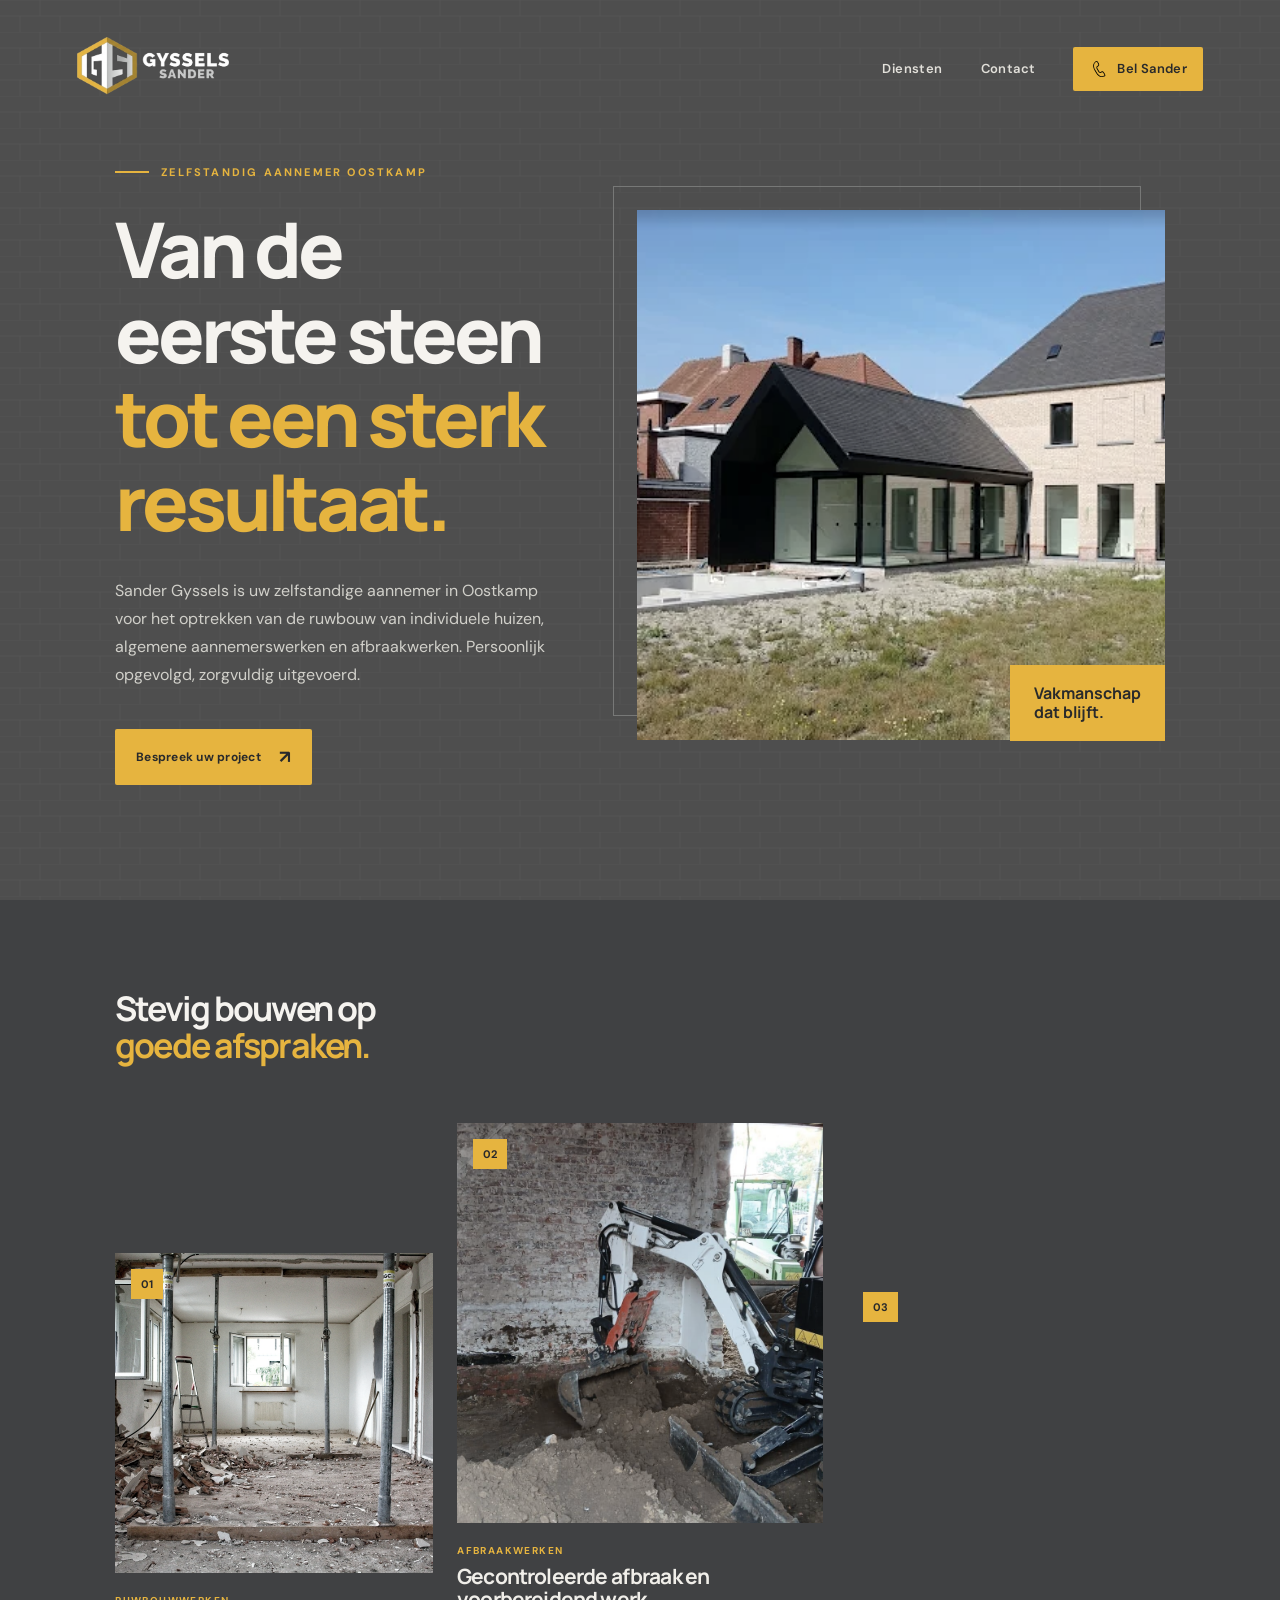
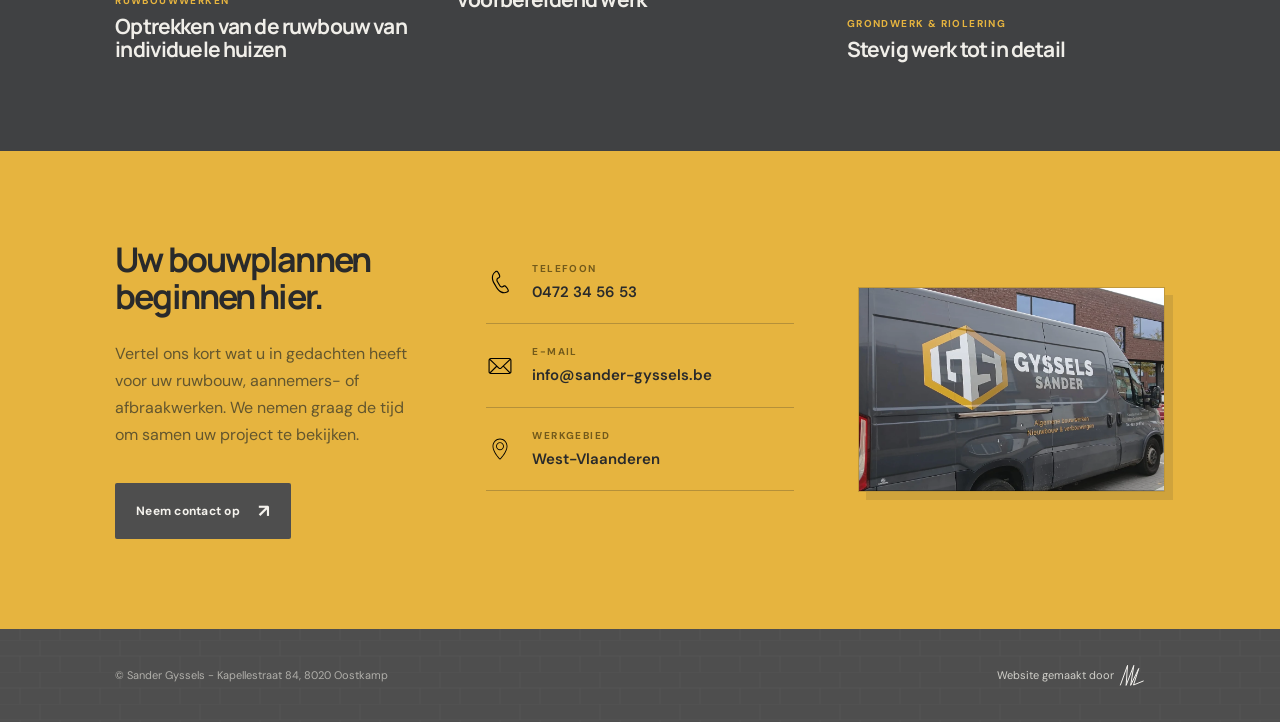
<file: index.html>
<!doctype html>
<html lang="nl">
  <head>
    <meta charset="UTF-8" />
    <meta name="viewport" content="width=device-width, initial-scale=1.0" />
    <meta name="theme-color" content="#4b4c4d" />
    <title>Sander Gyssels — Ruwbouw, Aannemers- & Afbraakwerken</title>

    <meta name="description" content="Sander Gyssels is een zelfstandige aannemer in Oostkamp gespecialiseerd in de ruwbouw van individuele huizen, algemene aannemerswerken en afbraakwerken." />
    <meta name="robots" content="index, follow">

    <link rel="canonical" href="https://www.sander-gyssels.be/">
    <link rel="stylesheet" href="assets/styles.css">

    <!-- Open Graph -->
    <meta property="og:type" content="website">
    <meta property="og:title" content="Sander Gyssels | Ruwbouw, Aannemers- & Afbraakwerken">
    <meta property="og:description" content="Sander Gyssels voor het optrekken van ruwbouw van individuele huizen, aannemers- en afbraakwerken in Oostkamp en omgeving.">
    <meta property="og:url" content="https://www.sander-gyssels.be/">
    <meta property="og:image" content="https://www.sander-gyssels.be/assets/img/og-image.jpg">
    <meta property="og:locale" content="nl_BE">

    <!-- Favicon -->
    <link rel="icon" type="image/png" href="assets/favicon/favicon-96x96.png" sizes="96x96" />
    <link rel="icon" type="image/svg+xml" href="assets/favicon/favicon.svg" />
    <link rel="shortcut icon" href="assets/favicon/favicon.ico" />
    <link rel="apple-touch-icon" sizes="180x180" href="assets/favicon/apple-touch-icon.png" />
    <meta name="apple-mobile-web-app-title" content="Sander Gyssels" />
    <link rel="manifest" href="assets/favicon/site.webmanifest" />

    <!-- Structured Data for Local Business SEO -->
    <script type="application/ld+json">
    {
      "@context": "https://schema.org",
      "@type": "GeneralContractor",
      "name": "Sander Gyssels",
      "image": "https://www.sander-gyssels.be/assets/img/og-image.jpg",
      "url": "https://www.sander-gyssels.be/",
      "telephone": "+32472345653",
      "email": "info@sander-gyssels.be",
      "address": {
        "@type": "PostalAddress",
        "streetAddress": "Kapellestraat 84",
        "addressLocality": "Oostkamp",
        "postalCode": "8020",
        "addressCountry": "BE"
      },
      "areaServed": "West-Vlaanderen",
      "description": "Zelfstandige aannemer in Oostkamp gespecialiseerd in ruwbouw van individuele huizen, aannemerswerken en afbraakwerken."
    }
    </script>
  </head>
  <body>
    <div class="site-shell" id="top">
      <header class="site-header">
        <a class="brand" href="#top" aria-label="Sander Gyssels - Ga naar homepage">
          <img src="assets/img/logo-sander-gyssels.png" alt="Sander Gyssels Logo" width="154" height="76" />
        </a>
        <button class="menu-toggle" type="button" aria-label="Menu openen" aria-expanded="false" aria-controls="site-navigation">
          <span></span><span></span><span></span>
        </button>
        <nav class="main-nav" id="site-navigation" aria-label="Hoofdnavigatie">
          <a href="#realisaties">Diensten</a>
          <a href="#contact">Contact</a>
          <a class="nav-cta" href="tel:+32472345653">
            <svg viewBox="0 0 100 100" xmlns="http://www.w3.org/2000/svg" aria-hidden="true" style="width: 1.25rem; height: 1.25rem;">
              <path d="m37.508 13.82c0.13281-0.074218 0.097657-0.12109 0.5625 0.097657 0.46484 0.21875 1.2031 0.79297 1.9258 1.5781 1.4453 1.582 2.8984 3.9805 3.6523 5.5625 0.023437 0.050781 0.050781 0.097656 0.078124 0.14453 2.1328 3.6719 3.0508 6.4805 3.0781 8.2461 0.03125 1.7617-0.44141 2.5234-1.9375 3.3828l-3.875 2.2305c-2.5195 1.4492-3.707 4.0508-4.0039 6.4727-0.29688 2.4258 0.14453 4.7812 1.2227 6.6445l9.543 16.449c1.0859 1.8594 2.918 3.418 5.1797 4.375 2.2578 0.95703 5.1172 1.2305 7.6328-0.21875l3.8789-2.2188c1.4961-0.85938 2.3906-0.88281 3.9141 0.023438 1.5273 0.90625 3.5039 3.0938 5.6367 6.7656 0.03125 0.054687 0.058594 0.097656 0.09375 0.15234 0.99609 1.4375 2.3555 3.8867 3.0117 5.9258 0.32422 1.0156 0.45313 1.9336 0.41406 2.4492-0.046875 0.50781-0.058594 0.44922-0.19141 0.53125l-2.9375 1.6875c-7.3906 3.2109-14.156 2.4883-20.211-0.65625-6.0703-3.1484-11.352-8.8477-15.023-15.535-0.011719-0.011718-0.019532-0.03125-0.03125-0.039062l-8.043-13.871c-0.007813-0.019531-0.019531-0.027344-0.023437-0.046875-3.9805-6.5078-6.3164-13.906-6.0273-20.707 0.29297-6.793 3.0586-12.988 9.5547-17.75zm2.3555-3.6875c-1.2734-0.59375-3.0273-0.76953-4.4609 0.058594l-3.1094 1.7891c-0.070313 0.039062-0.13281 0.082031-0.19922 0.12109-7.4883 5.4805-10.938 13.109-11.273 20.973-0.33984 7.8594 2.2891 15.973 6.625 23.062l8.0039 13.789c0.003906 0 0.011719 0 0.011719 0.003907l0.011718 0.035156c4.0078 7.2617 9.75 13.559 16.75 17.199 7.0117 3.6406 15.367 4.4805 23.883 0.76953 0.074219-0.027344 0.14453-0.0625 0.21484-0.097656l3.1133-1.7891c1.4336-0.82812 2.1602-2.4141 2.2773-3.8047 0.12109-1.3984-0.16406-2.7422-0.59375-4.0781-0.84375-2.6406-2.3008-5.1875-3.5117-6.9531-2.2969-3.9375-4.5039-6.6797-7.0625-8.2031-2.5781-1.5352-5.6719-1.5117-8.1953-0.0625l-3.8789 2.2227c-1.1445 0.65625-2.4727 0.58594-3.875-0.003907-1.4062-0.59375-2.6992-1.7891-3.1875-2.6211l-9.543-16.449c-0.48047-0.83203-0.87109-2.5469-0.69141-4.0469 0.18359-1.5078 0.78906-2.6836 1.9297-3.3438l3.8672-2.2227c2.5273-1.4492 4.0977-4.0977 4.0508-7.0898-0.050781-2.9727-1.3359-6.2578-3.6289-10.223-0.92969-1.9141-2.4141-4.4453-4.2773-6.4766-0.94531-1.0469-1.9805-1.9648-3.25-2.5586z"/>
            </svg>
            <span>Bel Sander</span>
          </a>
        </nav>
      </header>

      <main>
        <!-- Hero -->
        <section class="hero">
          <div class="hero-copy fade-in-on-scroll">
            <p class="eyebrow"><span></span> Zelfstandig aannemer Oostkamp</p>
            <h1>Van de eerste steen<br /><em>tot een sterk resultaat.</em></h1>
            <p class="hero-text">Sander Gyssels is uw zelfstandige aannemer in Oostkamp voor het optrekken van de ruwbouw van individuele huizen, algemene aannemerswerken en afbraakwerken. Persoonlijk opgevolgd, zorgvuldig uitgevoerd.</p>
            <div class="hero-actions">
              <a class="button button-gold" href="tel:+32472345653">Bespreek uw project <span class="arrow" aria-hidden="true">↗</span></a>
            </div>
          </div>
          <div class="hero-visual fade-in-on-scroll">
            <img src="assets/img/hero-realisatie.png" alt="Ruwbouw van een individuele woning door Sander Gyssels" fetchpriority="high" decoding="async" width="800" height="530" />
            <div class="visual-label"><strong>Vakmanschap<br />dat blijft.</strong></div>
          </div>
        </section>
        <!-- End hero -->

        <!-- Realisations / Expertise -->
        <section class="projects-section" id="realisaties">
          <div class="projects-heading">
            <div>
              <h2>Stevig bouwen op<br /><em>goede afspraken.</em></h2>
            </div>
          </div>
          <div class="project-grid">
            <article class="project-card fade-in-on-scroll">
              <div class="project-image"><img src="assets/img/projects-01.jpg" alt="Optrekken van de ruwbouw van huizen" loading="lazy" decoding="async" width="400" height="320" /><span>01</span></div>
              <p>Ruwbouwwerken</p><h3>Optrekken van de ruwbouw van individuele huizen</h3>
            </article>
            <article class="project-card project-card-featured fade-in-on-scroll">
              <div class="project-image"><img src="assets/img/projects-02.jpg" alt="Afbraakwerken en voorbereidende werken" loading="lazy" decoding="async" width="400" height="400" /><span>02</span></div>
              <p>Afbraakwerken</p><h3>Gecontroleerde afbraak en voorbereidend werk</h3>
            </article>
            <article class="project-card fade-in-on-scroll">
              <div class="project-image"><img src="assets/img/projects-03.jpg" alt="Grondwerk en riolering" loading="lazy" decoding="async" width="400" height="320" /><span>03</span></div>
              <p>Grondwerk & Riolering</p><h3>Stevig werk tot in detail</h3>
            </article>
          </div>
        </section>
        <!-- End realisations -->

        <!-- Contact -->
        <section class="contact-section" id="contact">
          <div class="contact-intro fade-in-on-scroll">
            <h2>Uw bouwplannen<br /><em>beginnen hier.</em></h2>
            <p>
              Vertel ons kort wat u in gedachten heeft voor uw ruwbouw,
              aannemers- of afbraakwerken. We nemen graag de tijd om
              samen uw project te bekijken.
            </p>
            <a class="button button-dark" href="tel:+32472345653">
              Neem contact op <span class="arrow" aria-hidden="true">↗</span>
            </a>
          </div>

          <div class="contact-details fade-in-on-scroll">
            <a href="tel:+32472345653">
              <svg viewBox="0 0 100 100" xmlns="http://www.w3.org/2000/svg" aria-hidden="true" style="width: 1.75rem; height: 1.75rem;">
               <path d="m37.508 13.82c0.13281-0.074218 0.097657-0.12109 0.5625 0.097657 0.46484 0.21875 1.2031 0.79297 1.9258 1.5781 1.4453 1.582 2.8984 3.9805 3.6523 5.5625 0.023437 0.050781 0.050781 0.097656 0.078124 0.14453 2.1328 3.6719 3.0508 6.4805 3.0781 8.2461 0.03125 1.7617-0.44141 2.5234-1.9375 3.3828l-3.875 2.2305c-2.5195 1.4492-3.707 4.0508-4.0039 6.4727-0.29688 2.4258 0.14453 4.7812 1.2227 6.6445l9.543 16.449c1.0859 1.8594 2.918 3.418 5.1797 4.375 2.2578 0.95703 5.1172 1.2305 7.6328-0.21875l3.8789-2.2188c1.4961-0.85938 2.3906-0.88281 3.9141 0.023438 1.5273 0.90625 3.5039 3.0938 5.6367 6.7656 0.03125 0.054687 0.058594 0.097656 0.09375 0.15234 0.99609 1.4375 2.3555 3.8867 3.0117 5.9258 0.32422 1.0156 0.45313 1.9336 0.41406 2.4492-0.046875 0.50781-0.058594 0.44922-0.19141 0.53125l-2.9375 1.6875c-7.3906 3.2109-14.156 2.4883-20.211-0.65625-6.0703-3.1484-11.352-8.8477-15.023-15.535-0.011719-0.011718-0.019532-0.03125-0.03125-0.039062l-8.043-13.871c-0.007813-0.019531-0.019531-0.027344-0.023437-0.046875-3.9805-6.5078-6.3164-13.906-6.0273-20.707 0.29297-6.793 3.0586-12.988 9.5547-17.75zm2.3555-3.6875c-1.2734-0.59375-3.0273-0.76953-4.4609 0.058594l-3.1094 1.7891c-0.070313 0.039062-0.13281 0.082031-0.19922 0.12109-7.4883 5.4805-10.938 13.109-11.273 20.973-0.33984 7.8594 2.2891 15.973 6.625 23.062l8.0039 13.789c0.003906 0 0.011719 0 0.011719 0.003907l0.011718 0.035156c4.0078 7.2617 9.75 13.559 16.75 17.199 7.0117 3.6406 15.367 4.4805 23.883 0.76953 0.074219-0.027344 0.14453-0.0625 0.21484-0.097656l3.1133-1.7891c1.4336-0.82812 2.1602-2.4141 2.2773-3.8047 0.12109-1.3984-0.16406-2.7422-0.59375-4.0781-0.84375-2.6406-2.3008-5.1875-3.5117-6.9531-2.2969-3.9375-4.5039-6.6797-7.0625-8.2031-2.5781-1.5352-5.6719-1.5117-8.1953-0.0625l-3.8789 2.2227c-1.1445 0.65625-2.4727 0.58594-3.875-0.003907-1.4062-0.59375-2.6992-1.7891-3.1875-2.6211l-9.543-16.449c-0.48047-0.83203-0.87109-2.5469-0.69141-4.0469 0.18359-1.5078 0.78906-2.6836 1.9297-3.3438l3.8672-2.2227c2.5273-1.4492 4.0977-4.0977 4.0508-7.0898-0.050781-2.9727-1.3359-6.2578-3.6289-10.223-0.92969-1.9141-2.4141-4.4453-4.2773-6.4766-0.94531-1.0469-1.9805-1.9648-3.25-2.5586z"/>
            </svg>
            <span><small>Telefoon</small>0472 34 56 53</span>
          </a>
          <a href="mailto:info@sander-gyssels.be">
            <svg viewBox="0 0 100 100" xmlns="http://www.w3.org/2000/svg" aria-hidden="true" style="width: 1.75rem; height: 1.75rem;">
             <path d="m17 21c-4.4375 0-8 3.7344-8 8.2188v41.531c0 4.4844 3.5625 8.25 8 8.25h66c4.4375 0 8-3.7656 8-8.25v-41.531c0-4.4844-3.5625-8.2188-8-8.2188zm0 4h66c0.59375 0 1.1523 0.17188 1.6562 0.40625l-32.188 30.562c-1.4766 1.4023-3.3945 1.4023-4.875 0l-32.25-30.562c0.50391-0.23438 1.0625-0.40625 1.6562-0.40625zm-3.9375 3.75 22.781 21.594-22.406 22.375c-0.28125-0.58203-0.4375-1.25-0.4375-1.9688v-41.531c0-0.16406 0.046875-0.3125 0.0625-0.46875zm73.875 0c0.015625 0.15625 0.0625 0.30469 0.0625 0.46875v41.531c0 0.70703-0.16406 1.3594-0.4375 1.9375l-22.344-22.375zm-25.625 24.344 21.875 21.906h-0.1875-66-0.15625l21.906-21.875 6.0938 5.75c2.9023 2.75 7.4727 2.7539 10.375 0z"/>
            </svg>
            <span><small>E-mail</small>info@sander-gyssels.be</span>
          </a>
          <div>
            <svg viewBox="0 0 100 100" xmlns="http://www.w3.org/2000/svg" aria-hidden="true" style="width: 1.75rem; height: 1.75rem;">
              <g>
               <path d="m50 12.5c-14.734 0-26.719 12.297-26.719 27.422 0 18.984 18.891 40.531 24.688 46.688 0.53125 0.5625 1.2656 0.89062 2.0312 0.89062s1.5-0.32812 2.0312-0.89062c5.7969-6.1562 24.688-27.703 24.688-46.688 0-15.125-11.984-27.422-26.719-27.422zm0 71.719c-4.4688-4.7969-23.594-26.344-23.594-44.297 0-13.391 10.578-24.297 23.594-24.297s23.594 10.906 23.594 24.297c0 17.953-19.125 39.5-23.594 44.297z"/>
               <path d="m50 25.609c-7.7969 0-14.141 6.4531-14.141 14.391s6.3438 14.391 14.141 14.391 14.141-6.4531 14.141-14.391-6.3438-14.391-14.141-14.391zm0 25.656c-6.0781 0-11.016-5.0625-11.016-11.266 0-6.2188 4.9375-11.266 11.016-11.266s11.016 5.0625 11.016 11.266c0 6.2188-4.9375 11.266-11.016 11.266z"/>
              </g>
            </svg>
            <span><small>Werkgebied</small>West-Vlaanderen</span>
          </div>
        </div>

        <div class="contact-van fade-in-on-scroll">
          <img src="assets/img/background-camionette.png" alt="Camionette van Gyssels Sander, algemene bouwwerken" loading="lazy" decoding="async" width="600" height="400" />
        </div>
      </section>
      <!-- End contact -->

    </main>

    <!-- Footer -->
    <footer class="site-footer">
      <span class="footer-copy">© Sander Gyssels - <a href="https://maps.app.goo.gl/9fVXvGXQjkr7C3Fh9" target="_blank" rel="noopener noreferrer">Kapellestraat 84, 8020 Oostkamp</a></span>

      <a href="https://www.nickvanloocke.be" target="_blank" rel="noopener noreferrer" class="made-by" aria-label="Website gemaakt door Nick Van Loocke">
        <span>Website gemaakt door</span>
        <svg xmlns="http://www.w3.org/2000/svg" viewBox="0 0 800 400" aria-hidden="true" style="width: 3.125rem; height: auto;">
          <path
            fill="none"
            stroke="black"
            stroke-width="16"
            stroke-linecap="round"
            d="M86.826 352.096 200.6 37.126l-22.755 320.958 123.354-319.76-50.3 319.76L380.24 87.425l-83.833 264.67 155.689-63.472"
          />
        </svg>
      </a>
    </footer>
    <!-- End footer -->

    </div>

    <script src="assets/script.js" defer></script>
  </body>
</html>
</file>
<file: assets/styles.css>
@import url('https://fonts.googleapis.com/css2?family=DM+Sans:wght@400;500;600;700&family=Manrope:wght@500;600;700;800&display=swap');

/* =========================================
   VARIABLES
========================================= */

:root {
    /* Colors */
    --light-grey: #f5f3ef;
    --grey: #4e4e4e;
    --dark-grey: #404143;
    --darker-grey: #38393a;
    --darkest-bg: #292a2b;
    
    --text: #304b4d;
    --text-light: #687778;
    --text-muted: #d1d0ca;
    --text-subtle: #b0afaa;
    --text-alt: #e2e0da;
    
    --gold: #e6b43f;
    --gold-hover: #f1c55c;
    --gold-dark: #806723;
    --gold-deep: #735a1b;
    --gold-tint: #63562e;
    
    --border-color: #777877;
    --shadow-color: rgba(34, 38, 42, 0.4);

    /* Layout & Sizing */
    --container: 67.5rem;
    
    /* Typography */
    --serif: 'DM Sans', sans-serif;
    --sans: 'Manrope', Arial, Helvetica, sans-serif;
}


/* =========================================
   RESET
========================================= */

:root {
    font-family: var(--serif);
    color: var(--light-grey);
    background: var(--grey);
    font-synthesis: none;
}

*,
*::before,
*::after {
    box-sizing: border-box;
}

html {
    scroll-behavior: smooth;
}

body {
    margin: 0;
    min-width: 20rem;
    background: var(--grey);
}

a {
    color: inherit;
    text-decoration: none;
}


/* =========================================
   MAIN
========================================= */

.site-shell {
    overflow: hidden;
    background: var(--grey);
}

.site-shell {
    position: relative;
    background: var(--grey);
    overflow: hidden;
}

/* Subtle masonry / running bond brick pattern */
.site-shell::before {
    content: '';
    position: absolute;
    inset: 0;
    /* Lightweight SVG creating staggered rectangular brick courses */
    background-image: url("data:image/svg+xml,%3Csvg xmlns='http://www.w3.org/2000/svg' width='80' height='32' viewBox='0 0 80 32'%3E%3Cg fill='none' stroke='%23ffffff' stroke-width='1' stroke-opacity='0.12'%3E%3Cpath d='M0 0h80M0 16h80M40 0v16M20 16v16M60 16v16'/%3E%3C/g%3E%3C/svg%3E");
    background-size: 5rem 2rem; 
    pointer-events: none;

    opacity: 0.25;
}

.site-header {
    position: absolute;
    z-index: 10;
    top: 0;
    left: 0;
    right: 0;
    display: flex;
    align-items: center;
    justify-content: space-between;
    padding: 1.75rem clamp(1.5rem, 6vw, 6rem); 
}

.brand img {
    width: 9.625rem;
    height: 4.75rem;
    object-fit: contain;
    object-position: left center;
    mix-blend-mode: screen;
}

.main-nav {
    display: flex;
    align-items: center;
    gap: 2.375rem;
    color: var(--text-alt);
    font-size: 0.8125rem; 
    font-weight: 600;
    letter-spacing: .03em;
}

.main-nav a {
    transition: color .2s ease;
}

.main-nav a:hover {
    color: var(--gold);
}

.nav-cta {
    display: flex;
    align-items: center;
    gap: 0.5rem; 
    padding: 0.75rem 1rem; 
    color: var(--darkest-bg) !important;
    background: var(--gold);
    border-radius: 0.125rem;
}

.nav-cta svg {
    width: 1.25rem;
    height: auto;
}

.phone-icon {
    font-size: 1.0625rem;
    line-height: 0;
    transform: rotate(-45deg);
}

.menu-toggle {
    display: none;
    border: 0;
    color: var(--light-grey);
    background: transparent;
    cursor: pointer;
}

.menu-toggle span {
    display: none;
    width: 1.5rem;
    height: 0.125rem;
    margin: 0.3125rem 0; 
    background: currentColor;
}

.hero {
    position: relative;
    min-height: 47.5rem; 
    min-height: 100vh;
    display: grid;
    grid-template-columns: minmax(23.75rem, .9fr) 1.1fr;
    align-items: center;
    gap: 7vw;
    padding: 9.375rem clamp(1.5rem, 9vw, 9.375rem) 6.25rem; 
}

.hero-copy {
    position: relative;
    z-index: 2;
    max-width: 36.25rem; 
}

.eyebrow {
    display: flex;
    align-items: center;
    gap: 0.75rem; 
    margin: 0 0 1.75rem; 
    color: var(--gold);
    font-size: 0.6875rem;
    font-weight: 700;
    letter-spacing: .2em;
    text-transform: uppercase;
}

.eyebrow span {
    width: 2.125rem;
    height: 0.125rem; 
    background: var(--gold);
}

h1,
h2,
h3 {
    font-family: var(--sans);
    margin: 0;
    line-height: 1.1;
    letter-spacing: -.055em;
}

h1 {
    max-width: 38.75rem; 
    font-size: clamp(2.875rem, 6vw, 5.125rem); 
    font-weight: 800;
}

h2 {
    font-size: clamp(1.625rem, 1.1rem + 1.5vw, 2.125rem);
}

h1 em,
h2 em {
    color: var(--gold);
    font-style: normal;
}

.hero-text {
    max-width: 27.5rem; 
    margin: 2rem 0 0; 
    color: var(--text-muted);
    font-size: 1rem;
    line-height: 1.75;
}

.hero-actions {
    display: flex;
    align-items: center;
    gap: 1.875rem; 
    margin-top: 2.5rem; 
}

.button {
    display: inline-flex;
    align-items: center;
    gap: 1.125rem;
    padding: 1rem 1.3125rem;
    border-radius: 0.125rem;
    font-size: 0.75rem;
    font-weight: 700;
    letter-spacing: .02em;
    transition: transform .2s ease, background .2s ease;
}

.button:hover {
    transform: translateY(-0.1875rem);
}

.button-gold {
    color: var(--darkest-bg);
    background: var(--gold);
}

.button-gold:hover {
    background: var(--gold-hover);
}

.button-dark {
    color: #f4f2ed;
    background: var(--grey);
}

.button-dark:hover {
    background: var(--darker-grey);
}

.arrow {
    font-size: 1.125rem;
}

.hero-visual {
    position: relative;
    height: 33.125rem;
}

.hero-visual::before {
    position: absolute;
    z-index: 1;
    top: -1.5rem;
    left: -1.5rem;
    width: 100%;
    height: 100%;
    border: 0.0625rem solid var(--border-color);
    content: '';
}

.hero-visual img {
    position: relative;
    z-index: 2;
    width: 100%;
    height: 100%;
    object-fit: cover;
    filter: saturate(.65) contrast(1.05);
}

.visual-label {
    position: absolute;
    z-index: 3;
    right: 0;
    bottom: -0.0625rem;
    display: flex;
    align-items: center;
    gap: 0.875rem;
    padding: 1.1875rem 1.5rem;
    color: var(--darkest-bg);
    background: var(--gold);
    font-family: var(--sans);
    font-size: 1rem;
    line-height: 1.2;
}

.visual-label span {
    padding-right: 0.875rem;
    border-right: 0.0625rem solid var(--gold-dark);
    font-size: 0.75rem;
}

.projects-section {
    position: relative;
    padding: 5.625rem clamp(1.5rem, 9vw, 9.375rem);
    background: var(--dark-grey);
}

.projects-heading {
    display: flex;
    justify-content: space-between;
    align-items: flex-end;
    gap: 2.5rem;
    margin-bottom: 3.625rem;
}

.projects-heading p {
    max-width: 15.625rem;
    margin: 0 2vw 0.3125rem 0;
    color: var(--text-muted);
    font-size: 0.875rem;
    line-height: 1.7;
}

.project-grid {
    display: grid;
    grid-template-columns: 1fr 1.15fr 1fr;
    align-items: end;
    gap: 1.5rem;
}

.project-card-featured {
    margin-bottom: 3.125rem;
}

.project-image {
    position: relative;
    height: 20rem;
    overflow: hidden;
}

.project-card-featured .project-image {
    height: 25rem;
}

.project-image img {
    width: 100%;
    height: 100%;
    object-fit: cover;
    filter: grayscale(.18) saturate(.75);
    transition: transform .5s ease, filter .5s ease;
}

.project-card:hover .project-image img {
    transform: scale(1.04);
    filter: grayscale(0) saturate(1);
}

.project-image span {
    position: absolute;
    top: 1rem;
    left: 1rem;
    padding: 0.5rem 0.625rem;
    color: var(--darkest-bg);
    background: var(--gold);
    font-size: 0.6875rem;
    font-weight: 700;
}

.project-card > p {
    margin: 1.3125rem 0 0.5rem;
    color: var(--gold);
    font-size: 0.625rem;
    font-weight: 700;
    letter-spacing: .14em;
    text-transform: uppercase;
}

.project-card h3 {
    color: #f0eee9;
    font-size: 1.3125rem;
    letter-spacing: -.04em;
}

/* =========================================
   CONTACT SECTION
========================================= */

.contact-section {
    position: relative;
    display: grid;
    grid-template-columns: 1fr 1fr 1fr;
    grid-template-areas: "intro details van";
    align-items: start;
    column-gap: clamp(2rem, 5vw, 4.5rem);
    row-gap: 3rem;
    padding: 5.625rem clamp(1.5rem, 9vw, 9.375rem);
    color: var(--darkest-bg);
    background: var(--gold);
    overflow: hidden;
}

/* Intro spans the full width */
.contact-intro {
    grid-area: intro;
    position: relative;
    z-index: 1;
    max-width: 43rem;
}

.contact-intro h2 {
    margin: 0 0 1.5rem;
}

.contact-intro h2 em {
    color: var(--darkest-bg);
}

.contact-intro p {
    max-width: 38rem;
    margin: 0 0 2.125rem;
    color: var(--gold-tint);
    font-size: 1rem;
    line-height: 1.7;
}

/* Contact details on the left of the van image */
.contact-details {
    grid-area: details;
    align-self: stretch;
    justify-self: stretch;
    position: relative;
    z-index: 1;
    width: 100%;
    min-width: 0;
}

.contact-details svg {
    display: block;
    width: 1.75rem;
    height: 1.75rem;
    flex: 0 0 1.75rem;
    color: var(--gold-deep);
}

.contact-details a,
.contact-details > div {
    display: flex;
    align-items: center;
    gap: 1.125rem;
    min-width: 0;
    padding: 1.25rem 0;
    border-bottom: 1px solid rgba(37, 39, 41, .25);
    transition: color .2s ease;
}

.contact-details a:hover {
    color: var(--darkest-bg);
}

.contact-details span {
    display: block;
    min-width: 0;
    overflow-wrap: anywhere;
}

.contact-details small {
    display: block;
    margin-bottom: .3125rem;
    color: var(--gold-deep);
    font-size: .625rem;
    font-weight: 700;
    letter-spacing: .14em;
    text-transform: uppercase;
}

.contact-details span:last-child {
    font-size: .9375rem;
    font-weight: 600;
    line-height: 1.5;
}

/* Van image on the right */
.contact-van {
    grid-area: van;
    position: relative;
    align-self: center;
    min-width: 0;
    width: 100%;
    overflow: hidden;
    aspect-ratio: 3 / 2;
    border: 1px solid rgba(41, 42, 43, .2);
    box-shadow: 8px 8px 0 rgba(41, 42, 43, .12);
}

.contact-van img {
    display: block;
    width: 100%;
    height: 100%;
    object-fit: cover;
    object-position: center;
}

.site-footer {
    display: flex;
    align-items: center;
    justify-content: space-between;
    gap: 1.5rem;
    padding: 2.125rem clamp(1.5rem, 9vw, 9.375rem);
    color: var(--text-muted);
    background: var(--grey);
    font-size: 0.6875rem;
}

.footer-address {
    display: flex;
    align-items: center;
    gap: 0.5rem;
}

.footer-copy {
    color: var(--text-subtle);
}

.made-by {
    display: flex;
    flex-flow: row nowrap;
    align-items: center;
    gap: 0.0625rem;
}

.made-by svg {
    width: 3.125rem;
    height: auto;
}

.made-by path {
    stroke: var(--light-grey);
}

@media (max-width: 71.25rem) {
    .contact-van {
        height: 80%;
    }
}

@media (max-width: 50rem) {
    .site-header {
        padding: 1.25rem 1.5rem;
    }

    .brand img {
        width: 7.8125rem;
        height: 3.875rem;
    }

    .main-nav a:not(.nav-cta) {
        display: none;
    }

    .hero {
        display: block;
        min-height: auto;
        padding: 9.0625rem 1.5rem 5rem;
    }

    .hero-copy {
        margin-bottom: 4.375rem;
    }

    .hero-visual {
        height: 26.875rem;
    }

    .projects-section {
        padding: 5rem 1.5rem;
    }

    .projects-heading {
        display: block;
        margin-bottom: 2.375rem;
    }

    .project-grid {
        grid-template-columns: 1fr;
        gap: 2.75rem;
    }

    .project-card-featured {
        margin-bottom: 0;
    }

    .project-image,
    .project-card-featured .project-image {
        height: 20.625rem;
    }

    .contact-section {
        grid-template-columns: minmax(0, 1fr);
        grid-template-areas:
            "intro"
            "van"
            "details";
        gap: 2rem;
        padding: 5rem 1.5rem;
    }

    .contact-intro {
        max-width: none;
    }

    .contact-intro p {
        max-width: 38rem;
    }

    .contact-van {
        height: 100%;
        aspect-ratio: 16 / 9;
        box-shadow: 5px 5px 0 rgba(41, 42, 43, .12);
    }

    .contact-details {
        width: 100%;
        justify-self: stretch;
    }

    .site-footer {
        align-items: flex-start;
        flex-direction: column;
        padding: 1.875rem 1.5rem;
    }

    .footer-address {
        order: 3;
    }
}

@media (max-width: 30rem) {
    h1 {
        font-size: 2.8125rem;
    }

    .hero-actions {
        align-items: flex-start;
        flex-direction: column;
        gap: 1.375rem;
    }

    .hero-visual {
        height: 20rem;
    }

    .hero-visual::before {
        top: -0.75rem;
        left: -0.75rem;
    }

    .visual-label {
        padding: 0.875rem;
        font-size: 0.875rem;
    }

    .contact-section {
        padding: 4rem 1.25rem;
        gap: 1.5rem;
    }

    .contact-details a,
    .contact-details > div {
        gap: .875rem;
        padding: 1rem 0;
    }

    .contact-details span:last-child {
        font-size: .875rem;
    }
}


/* =========================================
   SUBTLE FADE-IN ANIMATIONS
========================================= */

@keyframes subtleFadeUp {
    from {
        opacity: 0;
    }
    to {
        opacity: 1;
    }
}

.fade-in-on-scroll {
    opacity: 0;
    transition: opacity 1.2s cubic-bezier(0.3, 1, 0.8, 1);
    will-change: opacity;
}

.fade-in-on-scroll.is-visible {
    opacity: 1;
}

/* Respect reduced motion preferences */
@media (prefers-reduced-motion: reduce) {
    .fade-in-on-scroll {
        opacity: 1 !important;
        transform: none !important;
    }
}


/* =========================================
   REDUCED MOTION
========================================= */

@media (prefers-reduced-motion) {
  *,
  *::before,
  *::after {
    animation: paused !important;
    animation-duration: 0.001s !important;
    animation-iteration-count: 1 !important;
    transition-duration: 0.001s !important;
    transition-delay: 0s !important;
    scroll-behavior: auto !important;
  }
}
</file>
